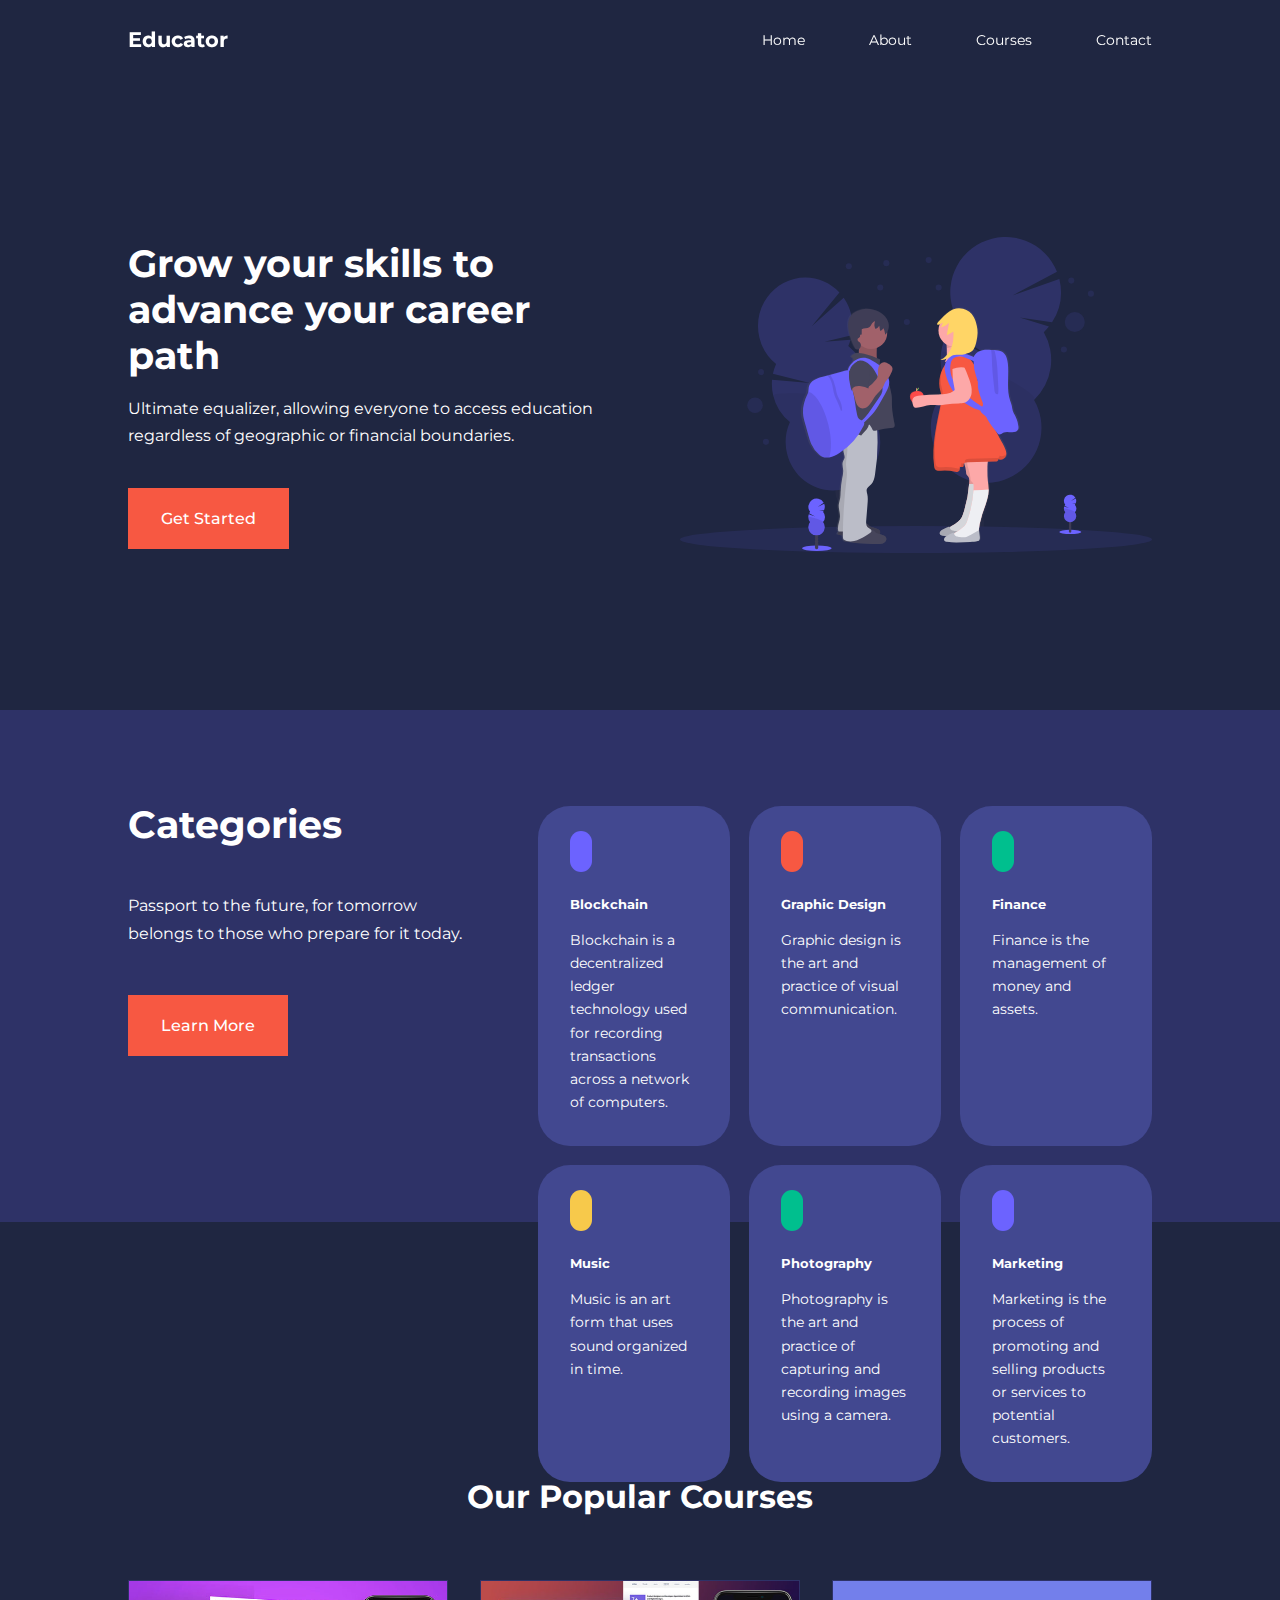
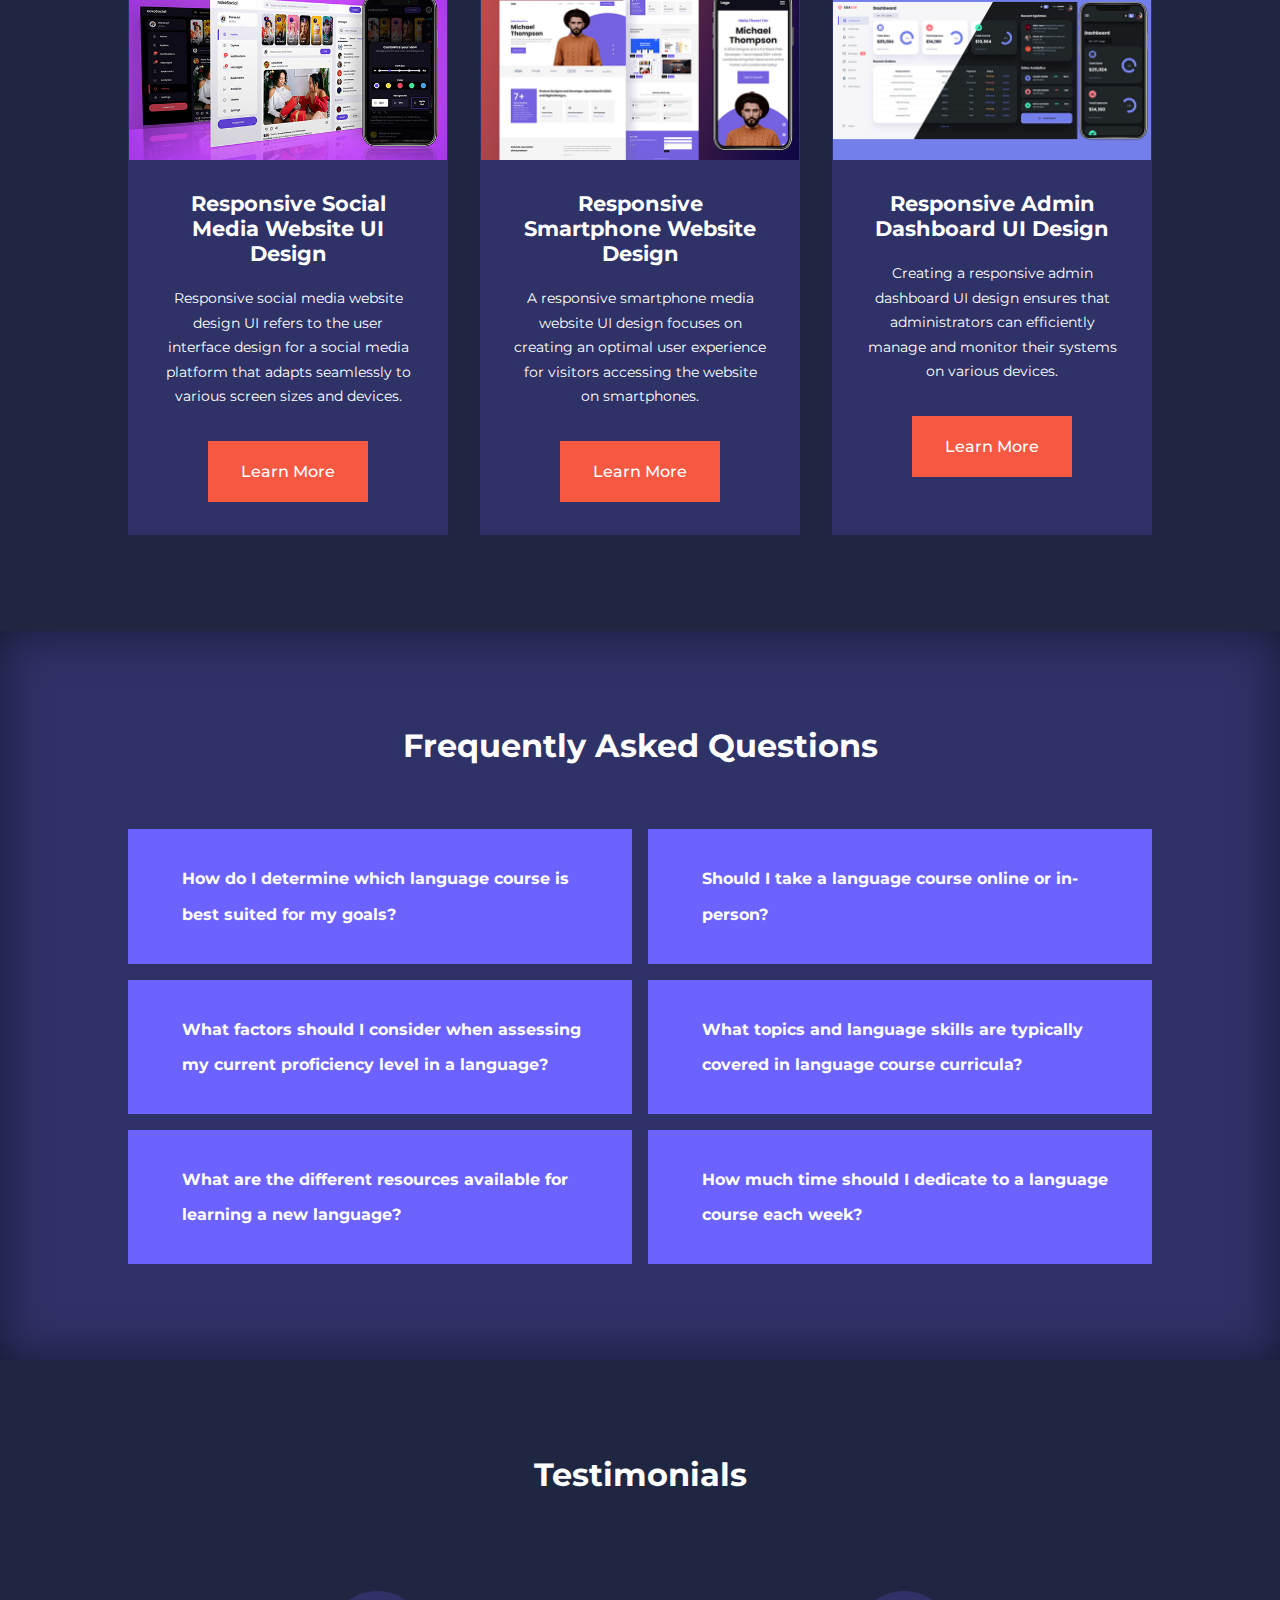
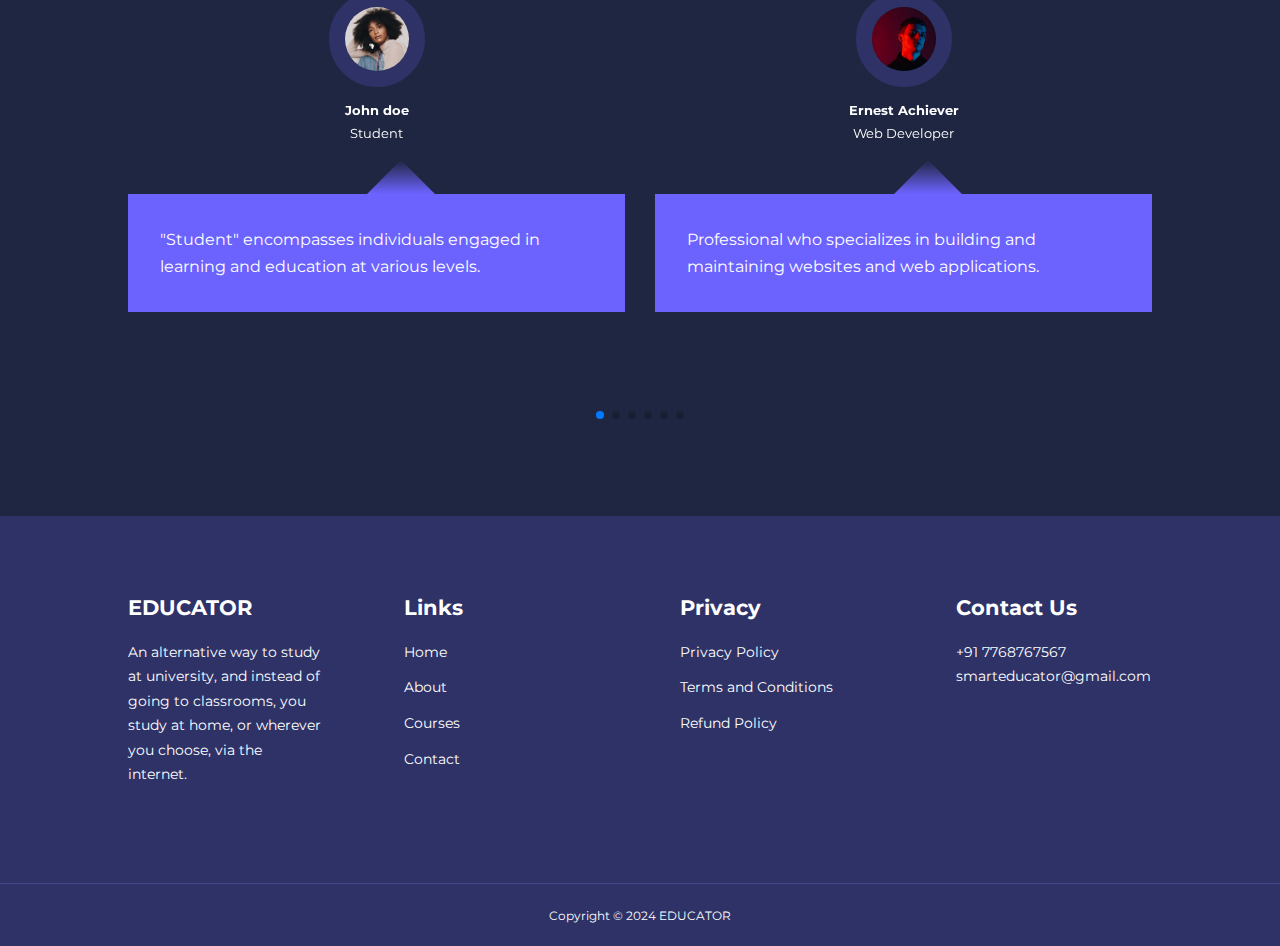
<file: Task1-Landing-page-main/index.html>
<!DOCTYPE html>
<html lang="en">
<head>
    <meta charset="UTF-8">
    <meta name="viewport" content="width=device-width, initial-scale=1.0">
    <link rel="stylesheet" href="https://unicons.iconscout.com/release/v4.0.8/css/line.css">
    <link rel="preconnect" href="https://fonts.googleapis.com">
    <link rel="preconnect" href="https://fonts.gstatic.com" crossorigin>
    <link href="https://fonts.googleapis.com/css2?family=Montserrat:ital,wght@0,100..900;1,100..900&display=swap" rel="stylesheet">
    <link rel="stylesheet" href="https://cdn.jsdelivr.net/npm/swiper@11/swiper-bundle.min.css"/>
    <link rel="stylesheet" href="style.css">
    <title>Educator</title>
    <!-- <style>
        body {
            background-image: url("assets/bg-texture.png");
        }
    </style> -->
</head>
<body>
    <!-- Navbar Section -->
    <nav>
        <div class="container nav-container">
            <a href="#"><h4>Educator</h4></a>
            <ul class="nav-menu">
                <li><a href="#">Home</a></li>
                <li><a href="#about.html">About</a></li>
                <li><a href="#courses.html">Courses</a></li>
                <li><a href="#contact.html">Contact</a></li>
            </ul>
            <button id="open-menu-btn">
                <i class="uil uil-bars"></i>
            </button>
            <button id="close-menu-btn">
                <i class="uil uil-multiply"></i>
            </button>
        </div>
    </nav>

    <!-- Header Section -->
    <header>
        <div class="container header-container">
            <div class="header-left">
                <h1>Grow your skills to advance your career path</h1>
                <p>
                    Ultimate equalizer, allowing everyone to access education regardless of geographic or financial boundaries.
                </p>
                <a href="courses.html" class="btn btn-primary">Get Started</a>
            </div>
            <div class="header-right">
                <div class="header-right-image">
                    <img src="assets/header.svg" alt="">
                </div>
            </div>
        </div>
    </header>

    <!-- Categories -->
    <section class="categories">
        <div class="container categories-container">
            <div class="categories-left">
                <h1>Categories</h1>
                <p>
                    Passport to the future, for tomorrow belongs to those who prepare for it today.
                </p>
                <a href="#" class="btn btn-primary">Learn More</a>
            </div>
            <div class="categories-right">
                <article class="category">
                    <span class="category-icon">
                        <i class="uil uil-bitcoin-circle"></i>
                    </span>
                    <h5>Blockchain</h5>
                    <p>
                        Blockchain is a decentralized ledger technology used for recording transactions across a network of computers.
                    </p>
                </article>
                <article class="category">
                    <span class="category-icon">
                        <i class="uil uil-palette"></i>
                    </span>
                    <h5>Graphic Design</h5>
                    <p>
                        Graphic design is the art and practice of visual communication.
                    </p>
                </article>
                <article class="category">
                    <span class="category-icon">
                        <i class="uil uil-usd-circle"></i>
                    </span>
                    <h5>Finance</h5>
                    <p>
                        Finance is the management of money and assets.
                    </p>
                </article>
                <article class="category">
                    <span class="category-icon">
                        <i class="uil uil-music"></i>
                    </span>
                    <h5>Music</h5>
                    <p>
                        Music is an art form that uses sound organized in time.
                    </p>
                </article>
                <article class="category">
                    <span class="category-icon">
                        <i class="uil uil-camera"></i>
                    </span>
                    <h5>Photography</h5>
                    <p>
                        Photography is the art and practice of capturing and recording images using a camera.
                    </p>
                </article>
                <article class="category">
                    <span class="category-icon">
                        <i class="uil uil-megaphone"></i>
                    </span>
                    <h5>Marketing</h5>
                    <p>
                        Marketing is the process of promoting and selling products or services to potential customers.
                    </p>
                </article>
            </div>
        </div>
    </section>

    <!-- Popular Courses -->
    <section class="courses">
        <h2>Our Popular Courses</h2>
        <div class="container courses-container">
            <article class="course">
                <div class="course-image">
                    <img src="assets/course1.jpg" alt="">
                </div>
                <div class="course-info">
                    <h4>Responsive Social Media Website UI Design</h4>
                    <p>
                        Responsive social media website design UI refers to the user interface design for a social media platform that adapts seamlessly to various screen sizes and devices. 
                    </p>
                    <a href="courses.html" class="btn btn-primary">Learn More</a>
                </div>
            </article>
            <article class="course">
                <div class="course-image">
                    <img src="assets/course2.jpg" alt="">
                </div>
                <div class="course-info">
                    <h4>Responsive Smartphone Website Design</h4>
                    <p>
                        A responsive smartphone media website UI design focuses on creating an optimal user experience for visitors accessing the website on smartphones.
                    </p>
                    <a href="courses.html" class="btn btn-primary">Learn More</a>
                </div>
            </article>
            <article class="course">
                <div class="course-image">
                    <img src="assets/course3.jpg" alt="">
                </div>
                <div class="course-info">
                    <h4>Responsive Admin Dashboard UI Design</h4>
                    <p> 
                        Creating a responsive admin dashboard UI design ensures that administrators can efficiently manage and monitor their systems on various devices.
                    </p>
                    <a href="courses.html" class="btn btn-primary">Learn More</a>
                </div>  
            </article>
        </div>
    </section>

    <!-- FAQs -->
    <section class="faqs">
        <h2>Frequently Asked Questions</h2>
        <div class="container faqs-container">
            <article class="faq">
                <div class="faq-icon"><i class="uil uil-plus"></i></div>
                <div class="question-answer">
                    <h4>How do I determine which language course is best suited for my goals?</h4>
                    <p>
                        Consider the purpose of learning the language (e.g., travel, work, academic study) and choose a course that aligns with those goals.
                    </p>
                </div>
            </article>
            <article class="faq">
                <div class="faq-icon"><i class="uil uil-plus"></i></div>
                <div class="question-answer">
                    <h4>Should I take a language course online or in-person?</h4>
                    <p>
                        Decide based on factors like your schedule flexibility, preferred learning environment, and access to resources. Online courses offer convenience, while in-person courses may provide more interaction and accountability.
                    </p>
                </div>
            </article>
            <article class="faq">
                <div class="faq-icon"><i class="uil uil-plus"></i></div>
                <div class="question-answer">
                    <h4>What factors should I consider when assessing my current proficiency level in a language?</h4>
                    <p>
                        Use language proficiency frameworks like the Common European Framework of Reference for Languages (CEFR) or self-assessment tools provided by language course providers.
                    </p>
                </div>
            </article>
            <article class="faq">
                <div class="faq-icon"><i class="uil uil-plus"></i></div>
                <div class="question-answer">
                    <h4>What topics and language skills are typically covered in language course curricula?</h4>
                    <p> 
                        Review course descriptions and syllabi to ensure they cover the language skills (e.g., speaking, listening, reading, writing) and topics relevant to your goals.
                    </p>
                </div>
            </article>
            <article class="faq">
                <div class="faq-icon"><i class="uil uil-plus"></i></div>
                <div class="question-answer">
                    <h4>What are the different resources available for learning a new language?</h4>
                    <p>
                        Explore options such as language learning apps, textbooks, online platforms, language exchange programs, tutors, and local language schools.
                    </p>
                </div>
            </article>
            <article class="faq">
                <div class="faq-icon"><i class="uil uil-plus"></i></div>
                <div class="question-answer">
                    <h4>How much time should I dedicate to a language course each week?</h4>
                    <p>
                        Determine how many hours per week you can dedicate to learning the language and choose a course that fits your schedule.  
                    </p>
                </div>
            </article>
        </div>
    </section>

    <!-- Testimonials -->
    <section class="container testimonials-container mySwiper">
        <h2>Testimonials</h2>
        <div class="swiper-wrapper">
            <article class="testimonial swiper-slide">
                <div class="avatar">
                    <img src="assets/avatar1.jpg" alt="">
                </div>
                <div class="testimonial-info">
                    <h5>John doe</h5>
                    <small>Student</small>
                </div>
                <div class="testimonial-body">
                    <p>
                     "Student" encompasses individuals engaged in learning and education at various levels.
                     </p>
                </div>
            </article>
            <article class="testimonial swiper-slide">
                <div class="avatar">
                    <img src="assets/avatar2.jpg" alt="">
                </div>
                <div class="testimonial-info">
                    <h5>Ernest Achiever</h5>
                    <small>Web Developer</small>
                </div>
                <div class="testimonial-body">
                    <p>
                        Professional who specializes in building and maintaining websites and web applications.
                     </p>
                </div>
            </article>
            <article class="testimonial swiper-slide">
                <div class="avatar">
                    <img src="assets/avatar3.jpg" alt="">
                </div>
                <div class="testimonial-info">
                    <h5>Edem Quist</h5>
                    <small>Java Developer</small>
                </div>
                <div class="testimonial-body">
                    <p>
                        Professional who specializes in using the Java programming language to build software applications.
                     </p>
                </div>
            </article>
            <article class="testimonial swiper-slide">
                <div class="avatar">
                    <img src="assets/avatar4.jpg" alt="">
                </div>
                <div class="testimonial-info">
                    <h5>Richa Hedley</h5>
                    <small>Web Designer</small>
                </div>
                <div class="testimonial-body">
                    <p>
                        Professional in designing the web application schemas using various developing tools like Figma, Canvas, etc.
                     </p>
                </div>
            </article>
            <article class="testimonial swiper-slide">
                <div class="avatar">
                    <img src="assets/avatar5.jpg" alt="">
                </div>
                <div class="testimonial-info">
                    <h5>Heather Knight</h5>
                    <small>React Developer</small>
                </div>
                <div class="testimonial-body">
                    <p>
                        Professional in building web applications using Reactjs library which focuses building reusable components.
                     </p>
                </div>
            </article>
            <article class="testimonial swiper-slide">
                <div class="avatar">
                    <img src="assets/avatar6.jpg" alt="">
                </div>
                <div class="testimonial-info">
                    <h5>Karen Perry</h5>
                    <small>Software Tester</small>
                </div>
                <div class="testimonial-body">
                    <p>
                        Professional responsible for evaluating software applications to ensure they meet quality standards.
                     </p>
                </div>
            </article>
            <article class="testimonial swiper-slide">
                <div class="avatar">
                    <img src="assets/avatar7.jpg" alt="">
                </div>
                <div class="testimonial-info">
                    <h5>Ellyse Clark</h5>
                    <small>PHP Developer</small>
                </div>
                <div class="testimonial-body">
                    <p>
                        Professional who specializes in using the PHP programming language to develop web applications.
                     </p>
                </div>
            </article>
        </div>
        <div class="swiper-pagination"></div>
    </section>

    <!-- Footer -->
    <footer>
        <div class="container footer-container">
            <div class="footer-1">
                <a href="index.html" class="footer-logo">
                    <h4>EDUCATOR</h4>
                </a>
                <p>
                    An alternative way to study at university, and instead of going to classrooms, you study at home, or wherever you choose, via the internet.
                </p>
            </div>
            <div class="footer-2">
                <h4>Links</h4>
                <ul class="permalinks">
                    <li><a href="#index.html">Home</a></li>
                    <li><a href="#.html">About</a></li>
                    <li><a href="#courses.html">Courses</a></li>
                    <li><a href="#contact.html">Contact</a></li>
                </ul>
            </div>
            <div class="footer-3">
                <h4>Privacy</h4>
                <ul class="privacy">
                    <li><a href="#">Privacy Policy</a></li>
                    <li><a href="#">Terms and Conditions</a></li>
                    <li><a href="#">Refund Policy</a></li>
                </ul>
            </div>
            <div class="footer-4">
                <h4>Contact Us</h4>
                <div>
                    <p>+91 7768767567</p>
                    <p>smarteducator@gmail.com</p>
                </div>
                <ul class="footer-socials">
                    <li>
                        <a href="#"><i class="uil uil-facebook-f"></i></a>
                    </li>
                    <li>    
                        <a href="#"><i class="uil uil-instagram-alt"></i></a>
                    </li>
                    <li>
                        <a href="#"><i class="uil uil-twitter"></i></a>
                    </li>
                    <li>
                        <a href="#"><i class="uil uil-linkedin-alt"></i></a>
                    </li>
                </ul>
            </div>
        </div>
        <div class="footer-copyright">
            <small>Copyright &copy; 2024 EDUCATOR</small>
        </div>
    </footer>

    <!-- JavaScript -->
    <script src="https://cdn.jsdelivr.net/npm/swiper@11/swiper-bundle.min.js"></script>
    <script src="script.js"></script>
</body>
</html>
</file>
<file: Task1-Landing-page-main/style.css>
* {
    margin: 0;
    padding: 0;
    box-sizing: border-box;
    list-style-type: none;
    text-decoration: none;
    outline: 0;  
    border: 0;
}

/* Variables */

:root {
    --color-primary: #6c63ff;
    --color-success: #00bf8e;
    --color-warninge: #f7c94b;
    --color-danger: #f75842;
    --color-danger-variant: rgba(247, 88, 66, 0.4);
    --color-white: #fff;
    --color-light: rgba(255, 255, 255, 0.7);
    --color-black: #000;
    --color-bg: #1f2641;
    --color-bg1: #2e3267;
    --color-bg2: #424890;
    --container-width-lg: 80%;
    --container-width-md: 90%;
    --container-width-sm: 94%;
    --transition: all 400ms ease;
}

body {
    font-family: "Montserrat", sans-serif;
    line-height: 1.7;
    color: var(--color-white);
    background-color: var(--color-bg);  
}

.container {
    width: var(--container-width-lg);
    margin: 0 auto;
}

section {
    padding: 6rem 0;
}

section h2 {
    text-align: center;
    margin-bottom: 4rem;
}

h1, h2, h3, h4, h5 {
    line-height: 1.2;
}

h1 {
    font-size: 2.4rem;
}

h2 {
    font-size: 2rem;
}

h3 {
    font-size: 1.6rem;
}

h4 {
    font-size: 1.3rem;
}   

a {
    color: var(--color-white);
}

img {
    width: 100%;
    display: block;
    object-fit: cover;
}

.btn {
    display: inline-block;
    background: var(--color-white);
    color: var(--color-black);
    padding: 1rem 2rem;
    border: 1px solid transparent;
    font-weight: 500;
    transition: var(--transition);
}

.btn:hover {
    background-color: transparent;
    color: var(--color-white);
    border-color: var(--color-white);
}

.btn-primary {
    background-color: var(--color-danger);
    color: var(--color-white);
}

/* ========== NAVBAR ========== */

nav {
    background-color: transparent;
    width: 100vw;
    height: 5rem;
    position: fixed;
    top: 0;
    z-index: 11;
}

/* change navbar style on scroll using javascript */

.window-scroll {
    background-color: var(--color-primary);
    box-shadow: 0 1rem 2rem rgba(0, 0, 0, 0.2);
}

.nav-container { 
    height: 100%;
    display: flex;
    justify-content: space-between;
    align-items: center;
}

nav button {
    display: none;
}

.nav-menu {
    display: flex;
    align-items: center;
    gap: 4rem;
}

.nav-menu a {
    font-size: 0.9rem;
    transition: var(--transition);
}

.nav-menu a:hover {
    color: var(--color-bg2);
}

/* ========== HEADER ========== */

header {
    position: relative;
    top: 5rem;
    overflow: hidden;
    height: 70vh;
    margin-bottom: 5rem;
}

.header-container {
    display: grid;
    grid-template-columns: 1fr 1fr;
    align-items: center;
    gap: 5rem;
    height: 100%;
}

.header-left p {
    margin: 1rem 0 2.4rem;
}

/* ========== CATEGORIES ========== */

.categories {
    background-color: var(--color-bg1);
    height: 32rem;
}

.categories h1 {
    line-height: 1;
    margin-bottom: 3rem;
}

.categories-container {
    display: grid;
    grid-template-columns: 40% 60%;
    /* gap: 4rem; */
}

.categories-left {
    margin-right: 4rem;
}

.categories-left p {
    margin: 1rem 0 3rem;
}

.categories-right {
    display: grid;
    grid-template-columns: repeat(3, 1fr);
    gap: 1.2rem;
}

.category {
    background-color: var(--color-bg2);
    padding: 2rem;
    border-radius: 2rem;
    transition: var(--transition);
}

.category:hover {
    box-shadow: 0 3rem 3rem rgba(0, 0, 0, 0.3);
    z-index: 1;
}

.category:nth-child(2) .category-icon {
    background-color: var(--color-danger);
}

.category:nth-child(3) .category-icon {
    background-color: var(--color-success);
}

.category:nth-child(4) .category-icon {
    background-color: var(--color-warninge);
}

.category:nth-child(5) .category-icon {
    background-color: var(--color-success);
}

.category-icon {
    background-color: var(--color-primary);
    padding: 0.7rem;
    border-radius: 0.9rem;
}

.category h5 {
    margin: 2rem 0 1rem;
}

.category p {
    font-size: 0.85rem;
}

/* ========== POPULAR COURSES ========== */

.courses {
    margin-top: 10rem;
}

.courses-container {
    display: grid;
    /* display: flex; */
    /* justify-content: center; */
    grid-template-columns: repeat(3, 1fr);
    gap: 2rem;
}

.course {
    background-color: var(--color-bg1);
    text-align: center;
    border: 1px solid transparent;
    transition: var(--transition);
}

.course:hover {
    background-color: transparent;
    border-color: var(--color-primary);
}

.course-info {
    padding: 2rem;
}

.course-info p {
    margin: 1.2rem 0 2rem;
    font-size: 0.9rem;
}

/* ========== FAQs ========== */

.faqs {
    background-color: var(--color-bg1);
    box-shadow: inset 0 0 3rem rgba(0, 0, 0, 0.5);
}

.faqs-container {
    display: grid;
    grid-template-columns: 1fr 1fr;
    gap: 1rem;
}

.faq {
    padding: 2rem;
    display: flex;
    align-items: center;
    gap: 1.4rem;
    height: fit-content;
    background-color: var(--color-primary);
    cursor: pointer;
}

.faq h4 {
    font-size: 1rem;
    line-height: 2.2;
}

.faq-icon {
    align-self: flex-start;
    font-size: 1.2rem;
}

.faq p {
    margin-top: 0.8rem;
    display: none;
}

.faq.open p {
    display: block;
}

/* ========== TESTIMONIALS ========== */

.testimonials-container {
    overflow-x: hidden;
    position: relative;
    margin-bottom: 5rem;
}

.testimonial {
    padding-top: 2rem;

}

.avatar {
    width: 6rem;
    height: 6rrem;
    border-radius: 50%;
    margin: 0 auto 1rem;
    overflow: hidden;
    border: 1rem solid var(--color-bg1);
}

.testimonial-info {
    text-align: center;
}

 .testimonial-body {
    background-color: var(--color-primary);
    padding: 2rem;
    margin-top: 3rem;
    position: relative;
}

.testimonial-body::before {
    content: "";
    display: block;
    background: linear-gradient(135deg, transparent, var(--color-primary), var(--color-primary));
    height: 3rem;
    width: 3rem;
    position: absolute;
    left: 50%;
    top: -1.5rem;
    transform: rotate(45deg);
}

/* ========== FOOTER ========== */

footer {    
    background-color: var(--color-bg1);
    padding-top: 5rem;
    font-size: 0.9rem;
}

.footer-container {
    display: grid;
    grid-template-columns: repeat(4, 1fr);
    gap: 5rem;
}

.footer-container > div h4 {
    margin-bottom: 1.2rem;
}

.footer-1 p {
    margin: 0 0 2rem;
}

footer ul li {
    margin-bottom: 0.7rem;
}

footer ul li a:hover {
    text-decoration: underline;
}

.footer-socials {
    display: flex;
    gap: 1rem;
    font-size: 1.2rem;
    margin-top: 2rem;
}

.footer-copyright {
    text-align: center;
    margin-top: 4rem;
    padding: 1.2rem 0;
    border-top: 1px solid var(--color-bg2);
}

/* CSS Media Queries for TABLETS */

@media screen and (max-width: 1024px) {
    .container {
        width: var(--container-width-md);
    }

    h1 {
        font-size: 2.2rem;
    }

    h2 {
        font-size: 1.7rem;
    }

    h3 {
        font-size: 1.4rem;
    }

    h4 {
        font-size: 1.2rem;
    }

    /* ========== NAVBAR ========== */

    nav button {
        display: inline-block;
        background: transparent;
        font-size: 1.8rem;
        color: var(--color-white);
        cursor: pointer;
    }

    nav button#close-menu-btn {
        display: none;
    }

    .nav-menu {
        position: fixed;
        top: 5rem;
        right: 5%;
        height: fit-content;
        width: 18rem;
        flex-direction: column;
        gap: 0;
        display: none;
    }

    .nav-menu li {
        width: 100%;
        height: 5.8rem;
        animation: animateNavItems 400ms linear forwards;
        transform-origin: top right;
        opacity: 0;
    }

    .nav-menu li:nth-child(2) {
        animation-delay: 200ms;
    }

    .nav-menu li:nth-child(3) {
        animation-delay: 400ms;
    }

    .nav-menu li:nth-child(4) {
        animation-delay: 600ms;
    }

    @keyframes animateNavItems {
        0% {
            transform: rotateZ(-90deg) rotateX(90deg) scale(0.1);
        }
        100% {
            transform: rotateZ(0) rotateX(0) scale(1);
            opacity: 1;
        }
    }

    .nav-menu li a {
        background: var(--color-primary);
        box-shadow: -4rem 6rem 10rem rgba(0, 0, 0, 0.6);
        width: 100%;
        height: 100%;
        display: grid;
        place-items: center;
    }

    .nav-menu li a:hover {
        background: var(--color-bg2);
        color: var(--color-white);
    }

    /* Header Section */
    header {
        height: 52vh;
        margin-bottom: 4rem;
    }

    .header-container {
        gap: 0;
        padding-bottom: 3rem;
    }

    /* Categories */

    .categories {
        height: auto;
    }

    .categories-container {
        grid-template-columns: 1fr;
        gap: 3rem;
    }

    .categories-left {
        margin-right: 0;
    }

    /* Popular Courses */

    .courses {
        margin-top: 0;
    }

    .courses-container {
        grid-template-columns: 1fr 1fr;
    }

    /* FAQs */

    .faq {
        padding: 1.5rem;
    }

    .faqs-container {
        grid-template-columns: 1fr;
    }

    /* Footer */

    .footer-container {
        grid-template-columns: 1fr 1fr;
    }
}

/* CSS Media Queries for MOBILE */

@media screen and (max-width: 600px) {
    .container {
        width: var(--container-width-sm);
    }

    /* Navbar */

    .nav-menu {
        right: 3%;
    }

    /* Header */

    header {
        height: 100vh;
    }

    .header-container {
        grid-template-columns: 1fr;
        margin-top: 0;
        text-align: center;
    }

    .header-left p {
        margin-bottom: 1.3rem; 
    }

    /* Categories */

    .categories-container {
        margin-top: 0;
        text-align: center;
    }

    .categories-right {
        grid-template-columns: 1fr 1fr;
        gap: 0.7rem;;
    }

    .category {
        padding: 1rem;
        border-radius: 1rem;
    }

    .category-icon {
        margin-top: 4px;
        display: inline-block;
    }

    /* Popular Courses */

    .courses-container {
        margin-top: 0;
        grid-template-columns: 1fr;
        text-align: center;
    }

    /* Testimonial */

    .testimonials-container {
        margin-top: 0;
        text-align: center;
    }

    .testimonial-body {
        padding: 1.2rem;
    }

    /* Footer */

    .footer-container {
        margin-top: 0;
        text-align: center;
        grid-template-columns: 1fr;
        gap: 2rem;;
    }

    .footer-1 p {
        margin: 1rem auto;
    }

    .footer-socials {
        justify-content: center;
    }


}
</file>
